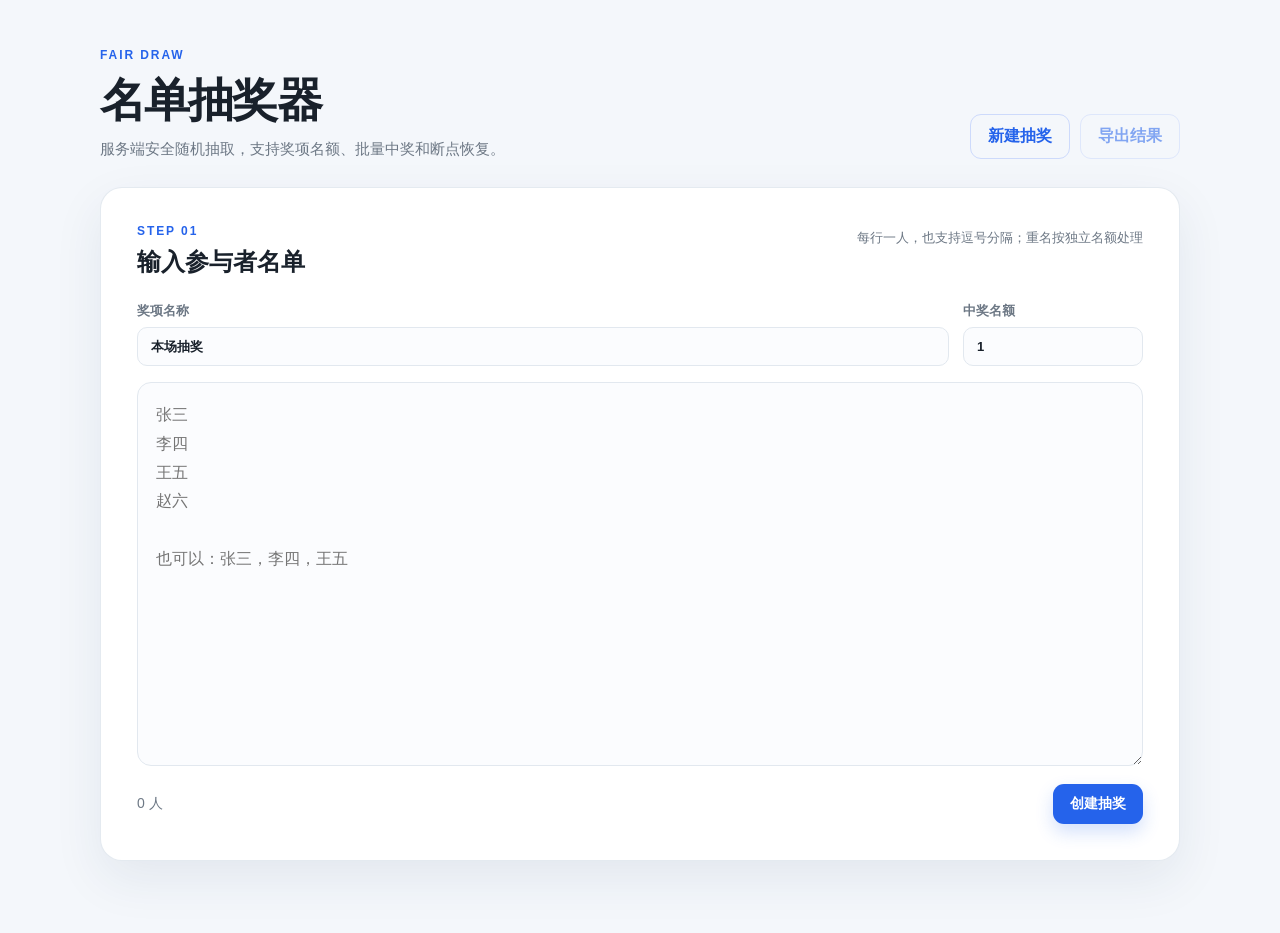
<file: templates/index.html>
<!DOCTYPE html>
<html lang="zh-CN">
<head>
    <meta charset="UTF-8">
    <meta name="viewport" content="width=device-width, initial-scale=1.0">
    <meta name="description" content="支持奖项配置、批量抽取和断点恢复的名单抽奖器">
    <title>名单抽奖器</title>
    <link rel="stylesheet" href="/static/css/style.css">
</head>
<body>
    <main class="app-shell">
        <header class="app-header">
            <div>
                <p class="eyebrow">FAIR DRAW</p>
                <h1>名单抽奖器</h1>
                <p class="subtitle">服务端安全随机抽取，支持奖项名额、批量中奖和断点恢复。</p>
            </div>
            <div class="header-actions">
                <button class="button button-ghost" id="new-session-button" type="button">新建抽奖</button>
                <button class="button button-ghost" id="export-button" type="button" disabled>导出结果</button>
            </div>
        </header>

        <section class="panel setup-panel" id="setup-panel" aria-labelledby="setup-title">
            <div class="panel-heading">
                <div>
                    <p class="section-kicker">STEP 01</p>
                    <h2 id="setup-title">输入参与者名单</h2>
                </div>
                <span class="hint">每行一人，也支持逗号分隔；重名按独立名额处理</span>
            </div>
            <div class="config-grid">
                <label class="field">
                    <span>奖项名称</span>
                    <input id="prize-name" type="text" maxlength="100" value="本场抽奖" placeholder="例如：一等奖">
                </label>
                <label class="field">
                    <span>中奖名额</span>
                    <input id="winner-count" type="number" min="1" max="1000" value="1">
                </label>
            </div>
            <label class="sr-only" for="participant-input">参与者名单</label>
            <textarea id="participant-input" rows="12" placeholder="张三
李四
王五
赵六

也可以：张三，李四，王五"></textarea>
            <div class="setup-footer">
                <span id="input-count">0 人</span>
                <button class="button button-primary" id="create-session-button" type="button">创建抽奖</button>
            </div>
        </section>

        <section class="panel lottery-panel hidden" id="lottery-panel" aria-labelledby="lottery-title">
            <div class="panel-heading">
                <div>
                    <p class="section-kicker">STEP 02</p>
                    <h2 id="lottery-title">开始抽奖</h2>
                </div>
                <div class="stats" aria-live="polite">
                    <span><strong id="total-count">0</strong> 总人数</span>
                    <span><strong id="remaining-count">0</strong> 待抽取</span>
                    <span><strong id="drawn-count">0</strong> 已中奖</span>
                    <span><strong id="slot-count">0</strong> 剩余名额</span>
                </div>
            </div>

            <div class="draw-stage" id="draw-stage" aria-live="polite">
                <div class="draw-stage-label">本轮中奖者</div>
                <div class="draw-result" id="draw-result">准备开始</div>
                <div class="draw-round" id="draw-round">输入名单后开始抽奖</div>
            </div>

            <div class="lottery-actions">
                <label class="draw-count-control">
                    <span>本次抽取</span>
                    <input id="draw-count" type="number" min="1" max="100" value="1">
                    <span>人</span>
                </label>
                <button class="button button-primary button-large" id="draw-button" type="button">开始抽取</button>
                <button class="button button-secondary" id="reset-button" type="button">重置本场</button>
            </div>

            <div class="participants-section">
                <div class="subheading">
                    <h3>参与者</h3>
                    <span id="participant-status">等待抽奖</span>
                </div>
                <div class="participants-grid" id="participants-grid"></div>
            </div>

            <div class="history-section">
                <div class="subheading">
                    <h3>中奖记录</h3>
                    <span>按抽取顺序排列</span>
                </div>
                <ol class="history-list" id="history-list"></ol>
                <div class="empty-state" id="history-empty">本场还没有中奖记录</div>
            </div>
        </section>
    </main>

    <div class="toast" id="toast" role="status" aria-live="polite"></div>
    <script src="/static/js/app.js"></script>
</body>
</html>
</file>
<file: static/css/style.css>
:root {
    color-scheme: light;
    --ink: #19212b;
    --muted: #6d7885;
    --line: #e2e8ef;
    --surface: #ffffff;
    --background: #f4f7fb;
    --primary: #2563eb;
    --primary-dark: #1d4ed8;
    --primary-soft: #eaf1ff;
    --success: #0f9f6e;
    --shadow: 0 18px 50px rgba(30, 54, 86, 0.08);
}

* { box-sizing: border-box; }

body {
    margin: 0;
    min-width: 320px;
    background: var(--background);
    color: var(--ink);
    font-family: Inter, "PingFang SC", "Microsoft YaHei", sans-serif;
}

button, textarea { font: inherit; }
input { font: inherit; }
button { cursor: pointer; }
button:disabled { cursor: not-allowed; opacity: 0.55; }

.app-shell { width: min(1080px, calc(100% - 32px)); margin: 0 auto; padding: 48px 0 72px; }
.app-header { display: flex; align-items: flex-end; justify-content: space-between; gap: 24px; margin-bottom: 28px; }
.eyebrow, .section-kicker { margin: 0 0 8px; color: var(--primary); font-size: 12px; font-weight: 800; letter-spacing: 0.16em; }
h1, h2, h3, p { margin-top: 0; }
h1 { margin-bottom: 8px; font-size: clamp(30px, 5vw, 46px); letter-spacing: -0.04em; }
h2 { margin-bottom: 0; font-size: 24px; }
h3 { margin: 0; font-size: 17px; }
.subtitle, .hint, .subheading span { color: var(--muted); }
.subtitle { margin-bottom: 0; font-size: 15px; }
.header-actions, .lottery-actions, .setup-footer, .stats { display: flex; align-items: center; gap: 10px; }

.panel { padding: clamp(22px, 4vw, 36px); background: var(--surface); border: 1px solid rgba(226, 232, 239, 0.9); border-radius: 22px; box-shadow: var(--shadow); }
.panel-heading { display: flex; align-items: flex-start; justify-content: space-between; gap: 20px; margin-bottom: 24px; }
.hint { padding-top: 5px; font-size: 13px; }
textarea { display: block; width: 100%; min-height: 260px; padding: 18px; resize: vertical; color: var(--ink); background: #fbfcfe; border: 1px solid var(--line); border-radius: 14px; outline: none; line-height: 1.8; transition: border-color .2s, box-shadow .2s; }
textarea:focus { border-color: var(--primary); box-shadow: 0 0 0 4px var(--primary-soft); }
.config-grid { display: grid; grid-template-columns: minmax(0, 1fr) 180px; gap: 14px; margin-bottom: 16px; }
.field { display: grid; gap: 7px; color: var(--muted); font-size: 13px; font-weight: 700; }
.field input, .draw-count-control input { width: 100%; padding: 11px 13px; color: var(--ink); background: #fbfcfe; border: 1px solid var(--line); border-radius: 10px; outline: none; }
.field input:focus, .draw-count-control input:focus { border-color: var(--primary); box-shadow: 0 0 0 4px var(--primary-soft); }
.setup-footer { justify-content: space-between; margin-top: 18px; color: var(--muted); font-size: 14px; }

.button { border: 0; border-radius: 11px; padding: 11px 17px; font-weight: 700; transition: transform .2s, background .2s, box-shadow .2s; }
.button:hover:not(:disabled) { transform: translateY(-1px); }
.button-primary { color: white; background: var(--primary); box-shadow: 0 8px 18px rgba(37, 99, 235, .2); }
.button-primary:hover:not(:disabled) { background: var(--primary-dark); }
.button-secondary { color: var(--ink); background: #edf1f5; }
.button-ghost { color: var(--primary); background: transparent; border: 1px solid #cddafb; }
.button-large { min-width: 190px; padding: 14px 24px; font-size: 16px; }

.hidden { display: none !important; }
.lottery-panel { margin-top: 24px; }
.stats { flex-wrap: wrap; justify-content: flex-end; }
.stats span { padding: 8px 11px; color: var(--muted); background: #f7f9fc; border-radius: 9px; font-size: 13px; }
.stats strong { color: var(--ink); font-size: 17px; }
.draw-stage { padding: 36px 20px; text-align: center; background: linear-gradient(135deg, #f3f7ff, #f8fbff); border: 1px solid #dfe9ff; border-radius: 18px; }
.draw-stage.is-drawing { animation: pulse 0.8s ease-in-out infinite alternate; }
.draw-stage-label { color: var(--muted); font-size: 13px; }
.draw-result { min-height: 58px; margin: 8px 0 4px; color: var(--primary-dark); font-size: clamp(34px, 7vw, 58px); font-weight: 850; letter-spacing: -0.04em; overflow-wrap: anywhere; }
.draw-round { color: var(--muted); font-size: 14px; }
.winner-chip { display: inline-block; margin: 4px 6px; padding: 5px 12px; color: var(--primary-dark); background: #dce8ff; border-radius: 999px; font-size: .72em; vertical-align: middle; }
.lottery-actions { justify-content: center; flex-wrap: wrap; margin: 22px 0 32px; }
.draw-count-control { display: inline-flex; align-items: center; gap: 8px; color: var(--muted); font-size: 14px; font-weight: 700; }
.draw-count-control input { width: 78px; text-align: center; }
.participants-section, .history-section { padding-top: 26px; border-top: 1px solid var(--line); }
.history-section { margin-top: 30px; }
.subheading { display: flex; justify-content: space-between; align-items: center; gap: 16px; margin-bottom: 14px; }
.participants-grid { display: grid; grid-template-columns: repeat(auto-fill, minmax(190px, 1fr)); gap: 10px; }
.participant-card { display: grid; grid-template-columns: 30px 1fr; gap: 2px 10px; padding: 14px; border: 1px solid var(--line); border-radius: 13px; background: #fff; }
.participant-card.is-winner { color: #7b8794; background: #f7faf9; border-color: #cbe9dc; }
.participant-index { grid-row: span 2; color: var(--primary); font-size: 13px; font-weight: 800; }
.participant-name { min-width: 0; overflow: hidden; text-overflow: ellipsis; white-space: nowrap; font-weight: 700; }
.participant-state { color: var(--muted); font-size: 12px; }
.history-list { display: grid; gap: 9px; padding: 0; margin: 0; list-style: none; }
.history-item { display: grid; grid-template-columns: 34px 1fr auto; align-items: center; gap: 12px; padding: 12px 14px; border-radius: 11px; background: #f8fafc; }
.history-round { display: grid; width: 28px; height: 28px; place-items: center; color: white; background: var(--success); border-radius: 50%; font-size: 13px; font-weight: 800; }
.history-name { font-weight: 700; }
.history-item time { color: var(--muted); font-size: 12px; }
.empty-state { padding: 24px; color: var(--muted); text-align: center; background: #f8fafc; border-radius: 11px; font-size: 14px; }
.toast { position: fixed; left: 50%; bottom: 28px; z-index: 3; max-width: calc(100% - 32px); padding: 13px 18px; color: white; background: #1f2937; border-radius: 10px; box-shadow: var(--shadow); opacity: 0; transform: translate(-50%, 16px); pointer-events: none; transition: opacity .2s, transform .2s; }
.toast.is-visible { opacity: 1; transform: translate(-50%, 0); }
.sr-only { position: absolute; width: 1px; height: 1px; padding: 0; margin: -1px; overflow: hidden; clip: rect(0, 0, 0, 0); white-space: nowrap; border: 0; }

@keyframes pulse { from { transform: scale(1); } to { transform: scale(1.01); } }

@media (max-width: 700px) {
    .app-shell { width: min(100% - 20px, 640px); padding-top: 24px; }
    .app-header, .panel-heading { flex-direction: column; align-items: stretch; }
    .header-actions, .stats { justify-content: flex-start; }
    .header-actions .button { flex: 1; }
    .hint { padding-top: 0; }
    .config-grid { grid-template-columns: 1fr; }
    .lottery-actions { flex-direction: column; }
    .button-large, .lottery-actions .button { width: 100%; }
    .history-item { grid-template-columns: 34px 1fr; }
    .history-item time { grid-column: 2; }
}
</file>
